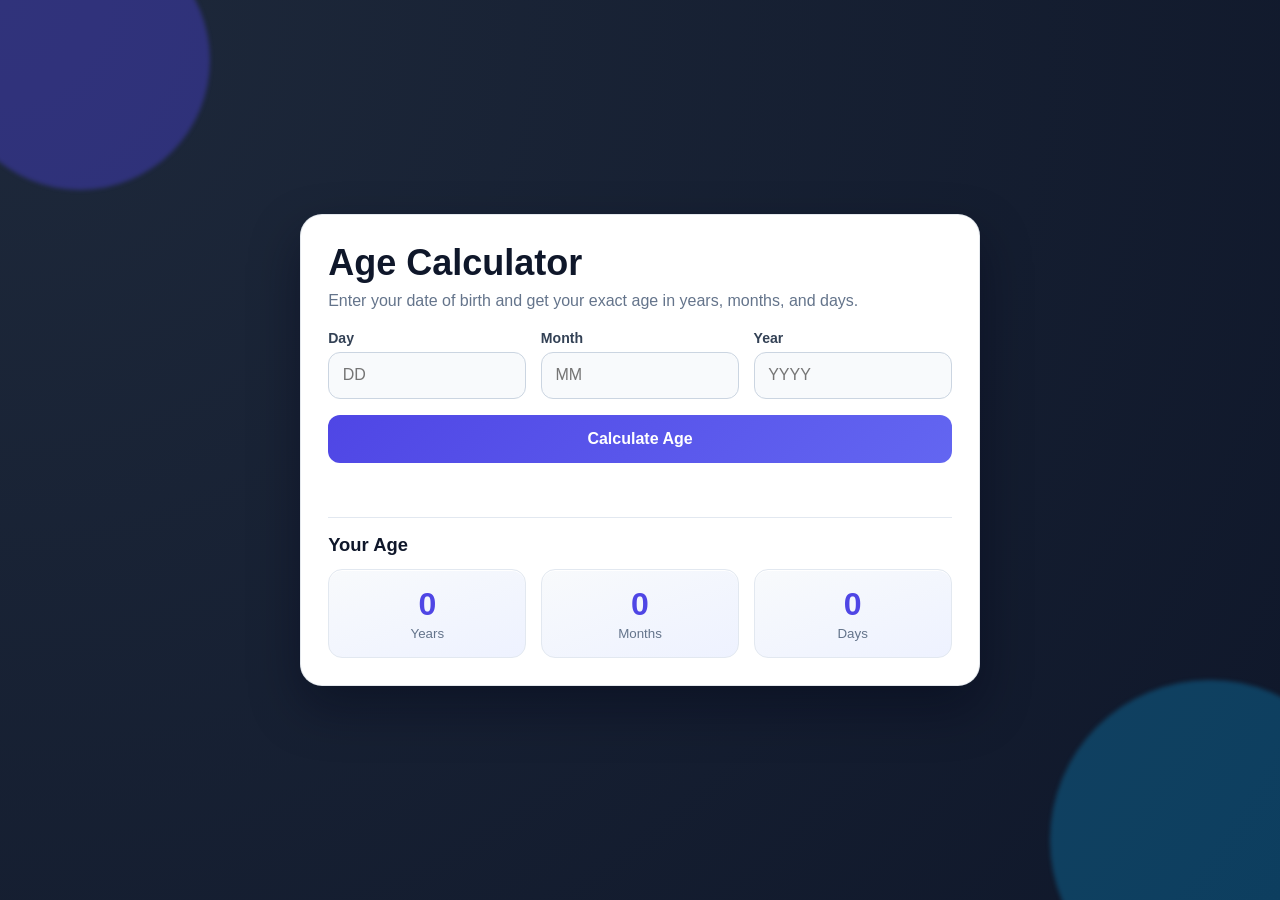
<file: AGE-CALCULATOR/index.html>
<!DOCTYPE html>
<html lang="en">
<head>
  <meta charset="UTF-8" />
  <meta name="viewport" content="width=device-width, initial-scale=1.0" />
  <title>Age Calculator</title>
  <link rel="stylesheet" href="style.css" />
</head>
<body>
  <div class="bg-shape shape-1" aria-hidden="true"></div>
  <div class="bg-shape shape-2" aria-hidden="true"></div>

  <main class="card">
    <h1>Age Calculator</h1>
    <p class="subtitle">Enter your date of birth and get your exact age in years, months, and days.</p>

    <form id="ageForm" novalidate>
      <div class="fields">
        <div class="field">
          <label for="day">Day</label>
          <input id="day" name="day" type="number" min="1" max="31" placeholder="DD" required />
        </div>
        <div class="field">
          <label for="month">Month</label>
          <input id="month" name="month" type="number" min="1" max="12" placeholder="MM" required />
        </div>
        <div class="field">
          <label for="year">Year</label>
          <input id="year" name="year" type="number" min="1900" max="9999" placeholder="YYYY" required />
        </div>
      </div>

      <button type="submit">Calculate Age</button>
      <p id="errorMessage" class="error" aria-live="polite"></p>
    </form>

    <section id="result" class="result" aria-live="polite">
      <h2>Your Age</h2>
      <div class="result-grid">
        <div class="result-box"><span id="years">0</span><small>Years</small></div>
        <div class="result-box"><span id="months">0</span><small>Months</small></div>
        <div class="result-box"><span id="days">0</span><small>Days</small></div>
      </div>
    </section>
  </main>

  <script src="script.js"></script>
</body>
</html>
</file>
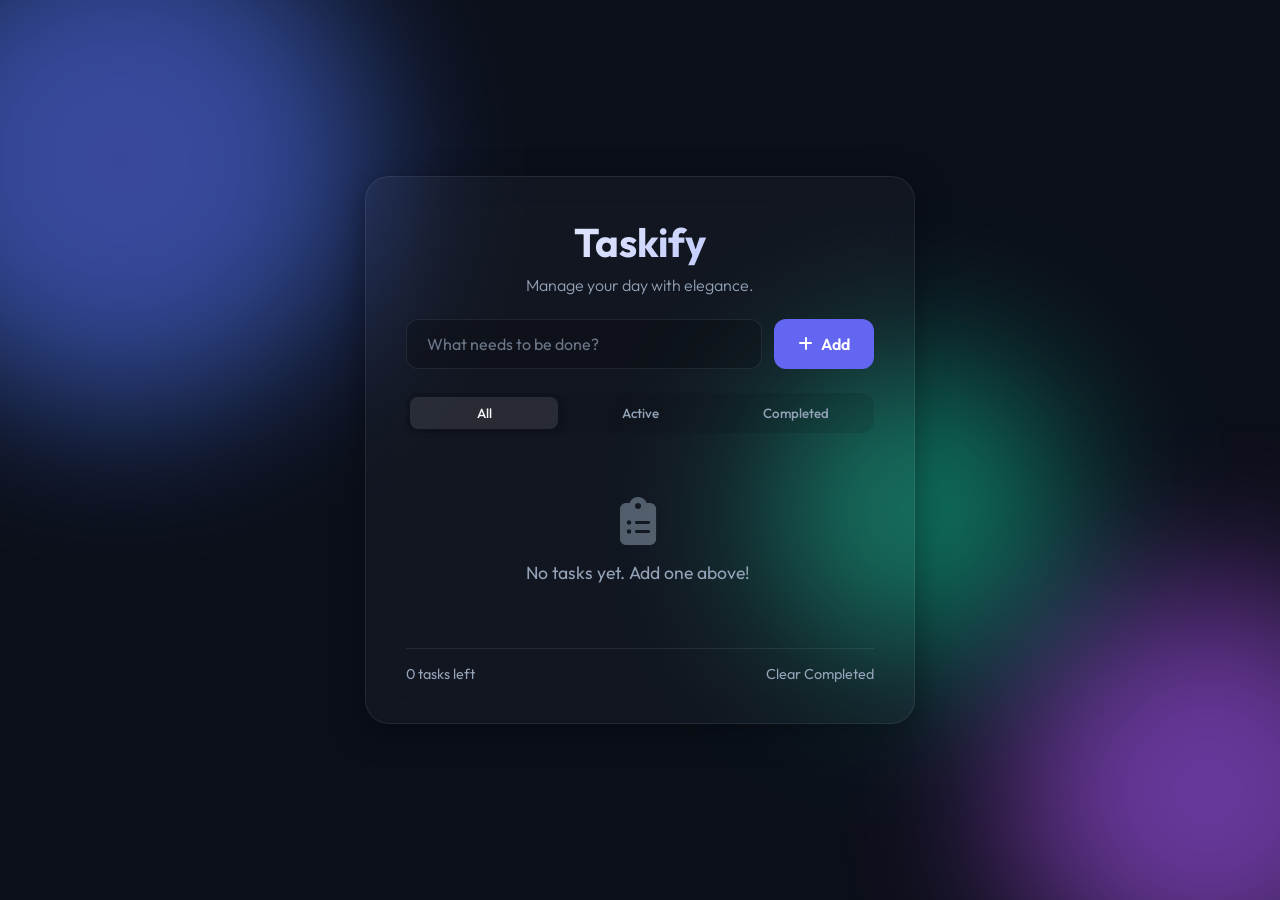
<file: To-Do List 1/index.html>
<!DOCTYPE html>
<html lang="en">
<head>
    <meta charset="UTF-8">
    <meta name="viewport" content="width=device-width, initial-scale=1.0">
    <meta name="description" content="Taskify - A premium, beautiful to-do list application for managing your daily tasks.">
    <title>Taskify - Premium Task Management</title>
    <link rel="preconnect" href="https://fonts.googleapis.com">
    <link rel="preconnect" href="https://fonts.gstatic.com" crossorigin>
    <link href="https://fonts.googleapis.com/css2?family=Outfit:wght@300;400;500;600;700&display=swap" rel="stylesheet">
    <link rel="stylesheet" href="style.css">
    <link rel="stylesheet" href="https://cdnjs.cloudflare.com/ajax/libs/font-awesome/6.4.0/css/all.min.css">
</head>
<body>
    <div class="background">
        <div class="shape shape-1"></div>
        <div class="shape shape-2"></div>
        <div class="shape shape-3"></div>
    </div>
    <div class="container">
        <header>
            <h1>Taskify</h1>
            <p>Manage your day with elegance.</p>
        </header>

        <form id="task-form">
            <input type="text" id="task-input" placeholder="What needs to be done?" autocomplete="off" required>
            <button type="submit" id="add-btn">
                <i class="fa-solid fa-plus"></i> Add
            </button>
        </form>

        <div class="filter-tabs" id="filters">
            <button class="filter-btn active" data-filter="all">All</button>
            <button class="filter-btn" data-filter="active">Active</button>
            <button class="filter-btn" data-filter="completed">Completed</button>
        </div>

        <ul id="task-list">
            <!-- Tasks will be injected here via JavaScript -->
        </ul>
        
        <div class="footer">
            <p id="task-count">0 tasks left</p>
            <button id="clear-completed">Clear Completed</button>
        </div>
    </div>

    <script src="script.js"></script>
</body>
</html>
</file>
<file: AGE-CALCULATOR/style.css>
:root {
  --bg: #0f172a;
  --card: #ffffff;
  --text: #0f172a;
  --muted: #64748b;
  --primary: #4f46e5;
  --primary-dark: #4338ca;
  --soft: #eef2ff;
  --error: #dc2626;
  --border: #cbd5e1;
}

* {
  box-sizing: border-box;
}

body {
  margin: 0;
  min-height: 100vh;
  font-family: "Segoe UI", Tahoma, Geneva, Verdana, sans-serif;
  background: radial-gradient(circle at top left, #1e293b, var(--bg));
  color: #e2e8f0;
  display: grid;
  place-items: center;
  padding: 1rem;
  position: relative;
  overflow: hidden;
}

.bg-shape {
  position: fixed;
  border-radius: 50%;
  filter: blur(2px);
  z-index: 0;
}

.shape-1 {
  width: 260px;
  height: 260px;
  background: rgba(79, 70, 229, 0.38);
  top: -70px;
  left: -50px;
}

.shape-2 {
  width: 320px;
  height: 320px;
  background: rgba(14, 165, 233, 0.28);
  right: -90px;
  bottom: -100px;
}

.card {
  width: min(680px, 100%);
  background: var(--card);
  border-radius: 22px;
  box-shadow: 0 22px 50px rgba(2, 6, 23, 0.4);
  padding: 1.7rem;
  color: var(--text);
  position: relative;
  z-index: 1;
  border: 1px solid rgba(148, 163, 184, 0.25);
}

h1 {
  margin: 0 0 0.5rem;
  font-size: clamp(1.7rem, 3.2vw, 2.25rem);
}

.subtitle {
  margin: 0 0 1.25rem;
  color: var(--muted);
}

.fields {
  display: grid;
  gap: 0.9rem;
  grid-template-columns: repeat(3, minmax(0, 1fr));
}

.field {
  display: grid;
  gap: 0.35rem;
}

label {
  font-size: 0.88rem;
  font-weight: 700;
  color: #334155;
}

input {
  width: 100%;
  padding: 0.85rem;
  border: 1px solid var(--border);
  border-radius: 12px;
  font-size: 1rem;
  transition: border-color 0.2s ease, box-shadow 0.2s ease, background-color 0.2s ease;
  background: #f8fafc;
}

input:focus {
  outline: 2px solid transparent;
  border-color: var(--primary);
  box-shadow: 0 0 0 4px rgba(79, 70, 229, 0.18);
  background: #ffffff;
}

button {
  margin-top: 1rem;
  width: 100%;
  border: none;
  border-radius: 12px;
  padding: 0.95rem 1rem;
  background: linear-gradient(135deg, var(--primary), #6366f1);
  color: #ffffff;
  font-size: 1rem;
  font-weight: 700;
  cursor: pointer;
  transition: transform 0.15s ease, filter 0.2s ease;
}

button:hover {
  filter: brightness(1.05);
  transform: translateY(-1px);
}

button:active {
  transform: translateY(0);
}

.error {
  margin: 0.75rem 0 0;
  min-height: 1.1rem;
  color: var(--error);
  font-size: 0.9rem;
}

.result {
  margin-top: 1.5rem;
  border-top: 1px solid #e2e8f0;
  padding-top: 1rem;
}

.result h2 {
  margin: 0 0 0.85rem;
  font-size: 1.15rem;
}

.result-grid {
  display: grid;
  gap: 0.9rem;
  grid-template-columns: repeat(3, minmax(0, 1fr));
}

.result-box {
  background: linear-gradient(160deg, #f8fafc, var(--soft));
  border: 1px solid #e2e8f0;
  border-radius: 14px;
  padding: 0.95rem 0.5rem;
  text-align: center;
  box-shadow: inset 0 1px 0 #ffffff;
}

.result-grid span {
  display: block;
  font-size: 2rem;
  font-weight: 900;
  color: var(--primary);
  line-height: 1.2;
}

.result-grid small {
  color: var(--muted);
}

@media (max-width: 560px) {
  .card {
    padding: 1.2rem;
  }

  .fields,
  .result-grid {
    grid-template-columns: 1fr;
  }
}
</file>
<file: To-Do List 1/style.css>
:root {
    --bg-color: #0b0f19;
    --container-bg: rgba(255, 255, 255, 0.03);
    --border-color: rgba(255, 255, 255, 0.08);
    --text-main: #f8fafc;
    --text-muted: #94a3b8;
    --primary: #6366f1;
    --primary-hover: #4f46e5;
    --danger: #ef4444;
    --danger-hover: #dc2626;
    --success: #10b981;
    --glass-shadow: 0 8px 32px 0 rgba(0, 0, 0, 0.37);
}

* {
    margin: 0;
    padding: 0;
    box-sizing: border-box;
}

body {
    font-family: 'Outfit', sans-serif;
    background-color: var(--bg-color);
    color: var(--text-main);
    min-height: 100vh;
    display: flex;
    justify-content: center;
    align-items: center;
    position: relative;
    overflow: hidden;
}

/* Background animated blobs */
.background {
    position: absolute;
    width: 100vw;
    height: 100vh;
    z-index: -1;
    overflow: hidden;
}

.shape {
    position: absolute;
    filter: blur(80px);
    opacity: 0.6;
    animation: float 20s infinite alternate ease-in-out;
}

.shape-1 {
    top: -10%;
    left: -10%;
    width: 500px;
    height: 500px;
    background: radial-gradient(circle, #6366f1, #3b82f6);
    border-radius: 50%;
}

.shape-2 {
    bottom: -10%;
    right: -10%;
    width: 400px;
    height: 400px;
    background: radial-gradient(circle, #8b5cf6, #d946ef);
    border-radius: 50%;
    animation-delay: -5s;
}

.shape-3 {
    top: 40%;
    left: 60%;
    width: 300px;
    height: 300px;
    background: radial-gradient(circle, #10b981, #14b8a6);
    border-radius: 50%;
    animation-delay: -10s;
}

@keyframes float {
    0% { transform: translate(0, 0) scale(1); }
    33% { transform: translate(30px, -50px) scale(1.1); }
    66% { transform: translate(-20px, 20px) scale(0.9); }
    100% { transform: translate(0, 0) scale(1); }
}

/* Main Container */
.container {
    width: 90%;
    max-width: 550px;
    background: var(--container-bg);
    backdrop-filter: blur(16px);
    -webkit-backdrop-filter: blur(16px);
    border: 1px solid var(--border-color);
    border-radius: 24px;
    padding: 40px;
    box-shadow: var(--glass-shadow);
    display: flex;
    flex-direction: column;
    gap: 24px;
    z-index: 1;
    animation: fadeIn 0.8s ease-out;
}

@keyframes fadeIn {
    from { opacity: 0; transform: translateY(20px); }
    to { opacity: 1; transform: translateY(0); }
}

/* Header */
header {
    text-align: center;
}

header h1 {
    font-size: 2.5rem;
    font-weight: 700;
    margin-bottom: 8px;
    background: linear-gradient(135deg, #fff, #a5b4fc);
    -webkit-background-clip: text;
    -webkit-text-fill-color: transparent;
}

header p {
    color: var(--text-muted);
    font-size: 1rem;
    font-weight: 300;
}

/* Form */
#task-form {
    display: flex;
    gap: 12px;
}

#task-input {
    flex: 1;
    background: rgba(0, 0, 0, 0.2);
    border: 1px solid var(--border-color);
    border-radius: 12px;
    padding: 14px 20px;
    color: var(--text-main);
    font-family: inherit;
    font-size: 1rem;
    transition: all 0.3s ease;
}

#task-input:focus {
    outline: none;
    border-color: var(--primary);
    box-shadow: 0 0 0 4px rgba(99, 102, 241, 0.15);
}

#task-input::placeholder {
    color: var(--text-muted);
    opacity: 0.7;
}

#add-btn {
    background: var(--primary);
    color: white;
    border: none;
    border-radius: 12px;
    padding: 0 24px;
    font-family: inherit;
    font-weight: 600;
    font-size: 1rem;
    cursor: pointer;
    transition: all 0.3s ease;
    display: flex;
    align-items: center;
    gap: 8px;
}

#add-btn:hover {
    background: var(--primary-hover);
    transform: translateY(-2px);
    box-shadow: 0 4px 12px rgba(99, 102, 241, 0.3);
}

#add-btn:active {
    transform: translateY(0);
}

/* Filters */
.filter-tabs {
    display: flex;
    gap: 8px;
    background: rgba(0, 0, 0, 0.1);
    padding: 4px;
    border-radius: 12px;
}

.filter-btn {
    flex: 1;
    background: transparent;
    border: none;
    color: var(--text-muted);
    padding: 8px 0;
    border-radius: 8px;
    font-family: inherit;
    font-weight: 500;
    cursor: pointer;
    transition: all 0.3s ease;
}

.filter-btn:hover {
    color: var(--text-main);
}

.filter-btn.active {
    background: rgba(255, 255, 255, 0.1);
    color: var(--text-main);
    box-shadow: 0 2px 8px rgba(0, 0, 0, 0.2);
}

/* Task List */
#task-list {
    list-style: none;
    display: flex;
    flex-direction: column;
    gap: 12px;
    max-height: 350px;
    overflow-y: auto;
    padding-right: 4px;
}

/* Custom Scrollbar */
#task-list::-webkit-scrollbar {
    width: 6px;
}

#task-list::-webkit-scrollbar-track {
    background: rgba(0, 0, 0, 0.1);
    border-radius: 10px;
}

#task-list::-webkit-scrollbar-thumb {
    background: rgba(255, 255, 255, 0.2);
    border-radius: 10px;
}

#task-list::-webkit-scrollbar-thumb:hover {
    background: rgba(255, 255, 255, 0.3);
}

.task-item {
    background: rgba(255, 255, 255, 0.05);
    border: 1px solid rgba(255, 255, 255, 0.05);
    border-radius: 12px;
    padding: 16px;
    display: flex;
    align-items: center;
    gap: 16px;
    transition: all 0.3s ease;
    animation: slideIn 0.3s ease-out forwards;
}

@keyframes slideIn {
    from { opacity: 0; transform: translateX(-20px); }
    to { opacity: 1; transform: translateX(0); }
}

.task-item:hover {
    background: rgba(255, 255, 255, 0.08);
    transform: translateX(4px);
}

.task-item.completed .task-text {
    text-decoration: line-through;
    color: var(--text-muted);
    opacity: 0.6;
}

/* Custom Checkbox */
.checkbox-wrapper {
    position: relative;
    display: flex;
    align-items: center;
    justify-content: center;
}

.task-checkbox {
    appearance: none;
    width: 24px;
    height: 24px;
    border: 2px solid var(--border-color);
    border-radius: 6px;
    background: rgba(0, 0, 0, 0.2);
    cursor: pointer;
    transition: all 0.2s ease;
    display: flex;
    align-items: center;
    justify-content: center;
}

.task-checkbox:checked {
    background: var(--primary);
    border-color: var(--primary);
}

.task-checkbox:checked::after {
    content: '\f00c';
    font-family: 'Font Awesome 6 Free';
    font-weight: 900;
    color: white;
    font-size: 12px;
}

.task-text {
    flex: 1;
    font-size: 1.05rem;
    font-weight: 400;
    word-break: break-word;
    transition: all 0.3s ease;
}

.task-edit-input {
    flex: 1;
    background: rgba(0, 0, 0, 0.3);
    border: 1px solid var(--primary);
    border-radius: 6px;
    padding: 8px 12px;
    color: var(--text-main);
    font-family: inherit;
    font-size: 1.05rem;
}

.task-edit-input:focus {
    outline: none;
}

.actions {
    display: flex;
    gap: 8px;
    opacity: 0;
    transition: opacity 0.2s ease;
}

.task-item:hover .actions {
    opacity: 1;
}

.action-btn {
    background: transparent;
    border: none;
    color: var(--text-muted);
    cursor: pointer;
    width: 32px;
    height: 32px;
    border-radius: 8px;
    display: flex;
    align-items: center;
    justify-content: center;
    transition: all 0.2s ease;
}

.edit-btn:hover {
    color: var(--primary);
    background: rgba(99, 102, 241, 0.1);
}

.delete-btn:hover {
    color: var(--danger);
    background: rgba(239, 68, 68, 0.1);
}

/* Footer */
.footer {
    display: flex;
    justify-content: space-between;
    align-items: center;
    padding-top: 16px;
    border-top: 1px solid var(--border-color);
    font-size: 0.9rem;
    color: var(--text-muted);
}

#clear-completed {
    background: transparent;
    border: none;
    color: var(--text-muted);
    font-family: inherit;
    font-size: 0.9rem;
    cursor: pointer;
    transition: color 0.2s ease;
}

#clear-completed:hover {
    color: var(--danger);
}

/* Empty State */
.empty-state {
    text-align: center;
    padding: 40px 20px;
    color: var(--text-muted);
}

.empty-state i {
    font-size: 3rem;
    margin-bottom: 16px;
    opacity: 0.5;
}

.empty-state p {
    font-size: 1.1rem;
}

/* Responsive */
@media (max-width: 480px) {
    .container {
        padding: 24px;
        width: 95%;
    }
    
    header h1 {
        font-size: 2rem;
    }
    
    .actions {
        opacity: 1; /* Always show actions on mobile */
    }
}
</file>
